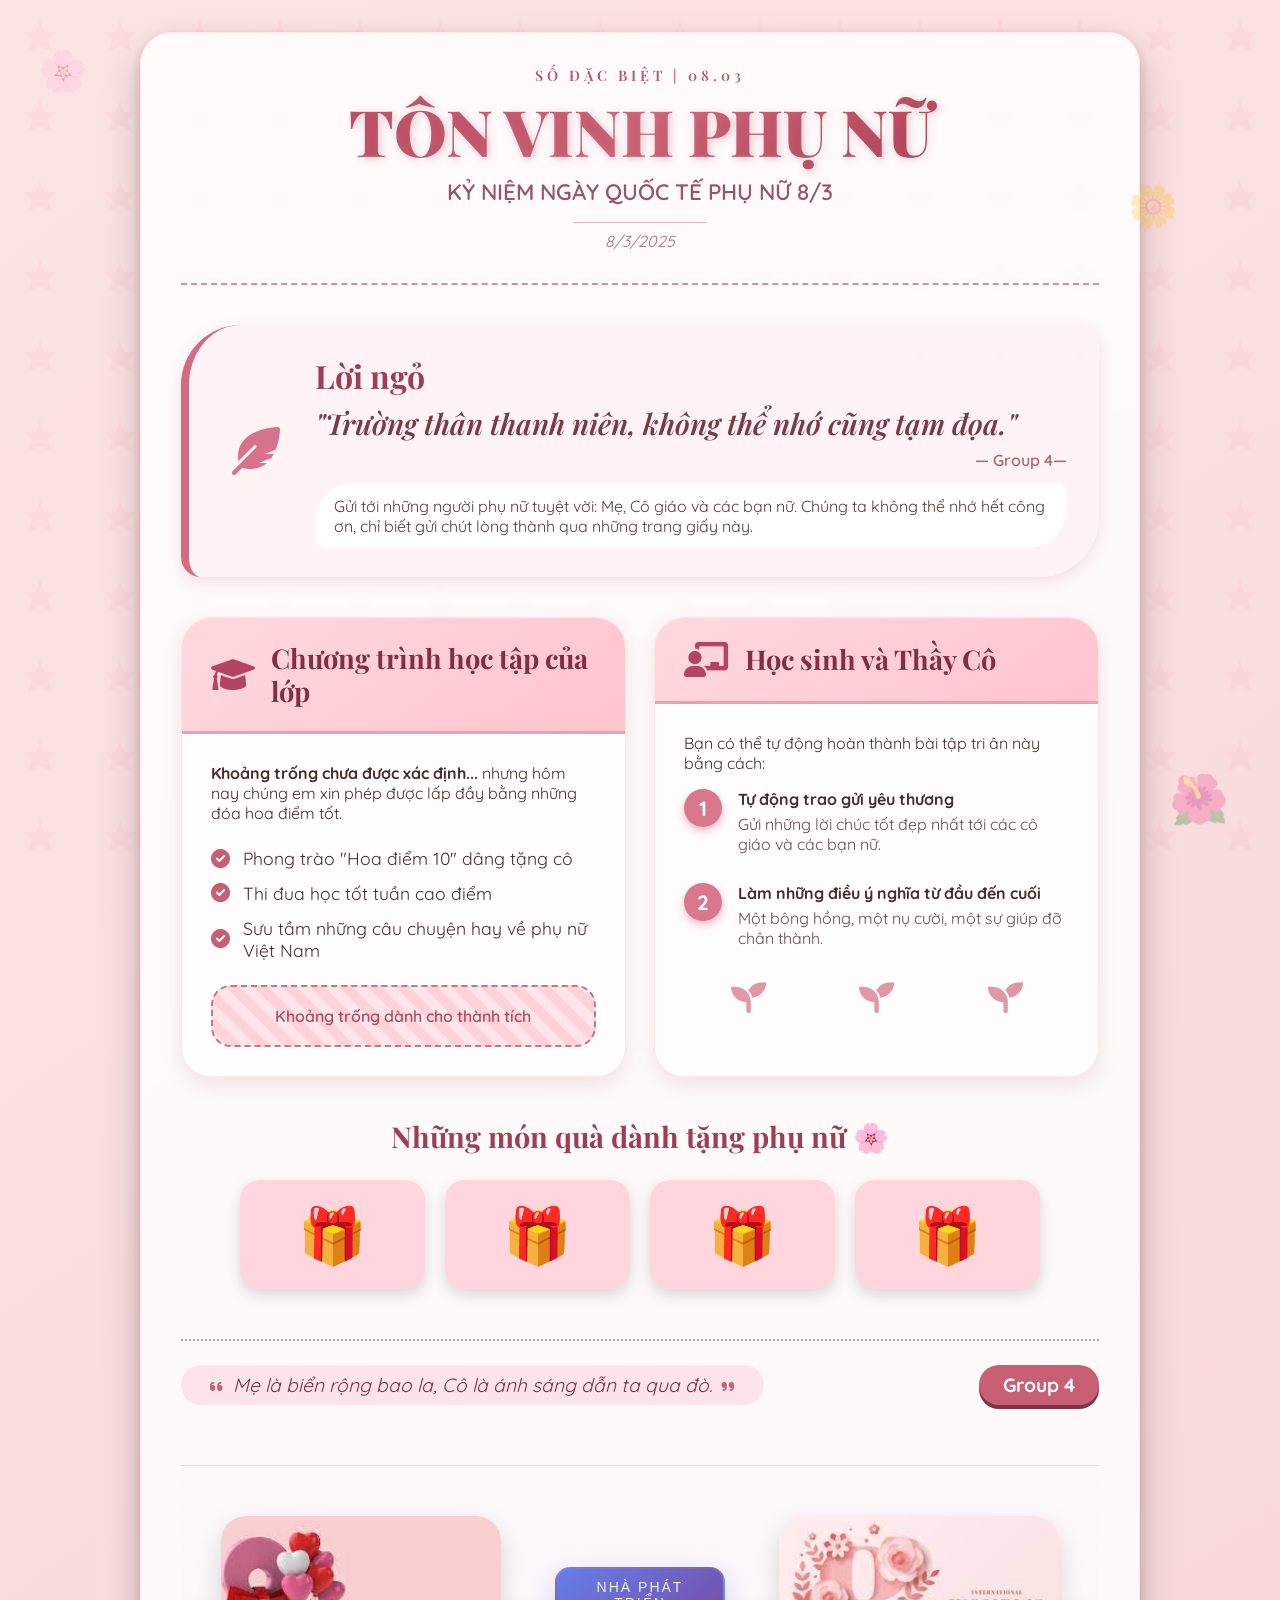
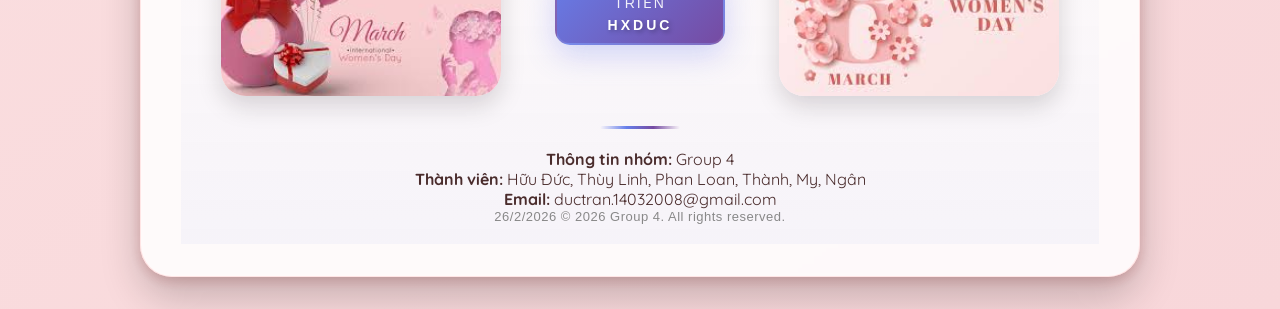
<file: index.html>
<!DOCTYPE html>
<html lang="vi">
<head>
    <meta charset="UTF-8">
    <meta name="viewport" content="width=device-width, initial-scale=1.0">
    <title>Báo tường 8/3 - Tri ân phụ nữ</title>
    <link rel="stylesheet" href="style.css">
    <link rel="preconnect" href="https://fonts.googleapis.com">
    <link rel="preconnect" href="https://fonts.gstatic.com" crossorigin>
    <link href="https://fonts.googleapis.com/css2?family=Playfair+Display:wght@400;700;900&family=Quicksand:wght@300;400;600;700&display=swap" rel="stylesheet">
    <link rel="stylesheet" href="https://cdnjs.cloudflare.com/ajax/libs/font-awesome/6.0.0-beta3/css/all.min.css">
</head>
<body>
    <div class="flower-bg"></div>
    <div class="newspaper">
        <header class="paper-header">
            <div class="edition-info">SỐ ĐẶC BIỆT | 08.03</div>
            <h1 class="main-title">TÔN VINH PHỤ NỮ</h1>
            <p class="sub-title">KỶ NIỆM NGÀY QUỐC TẾ PHỤ NỮ 8/3</p>
            <div class="date-line">8/3/2025</div>
        </header>
        <section class="quote-section">
            <div class="quote-icon"><i class="fas fa-feather-alt"></i></div>
            <div class="quote-content">
                <h2>Lời ngỏ</h2>
                <p class="main-quote">"Trường thân thanh niên, không thể nhớ cũng tạm đọa."</p>
                <p class="quote-author">— Group 4—</p>
                <p class="quote-meaning">Gửi tới những người phụ nữ tuyệt vời: Mẹ, Cô giáo và các bạn nữ. Chúng ta không thể nhớ hết công ơn, chỉ biết gửi chút lòng thành qua những trang giấy này.</p>
            </div>
        </section>
        <div class="main-content-grid">
            <article class="content-card study-program">
                <div class="card-header">
                    <i class="fas fa-graduation-cap"></i>
                    <h2>Chương trình học tập của lớp</h2>
                </div>
                <div class="card-body">
                    <p><strong>Khoảng trống chưa được xác định...</strong> nhưng hôm nay chúng em xin phép được lấp đầy bằng những đóa hoa điểm tốt.</p>
                    <ul class="study-list">
                        <li><i class="fas fa-check-circle"></i> Phong trào "Hoa điểm 10" dâng tặng cô</li>
                        <li><i class="fas fa-check-circle"></i> Thi đua học tốt tuần cao điểm</li>
                        <li><i class="fas fa-check-circle"></i> Sưu tầm những câu chuyện hay về phụ nữ Việt Nam</li>
                    </ul>
                    <div class="empty-space-placeholder">
                        <span>Khoảng trống dành cho thành tích</span>
                    </div>
                </div>
            </article>
            <article class="content-card teacher-student">
                <div class="card-header">
                    <i class="fas fa-chalkboard-teacher"></i>
                    <h2>Học sinh và Thầy Cô</h2>
                </div>
                <div class="card-body">
                    <p>Bạn có thể tự động hoàn thành bài tập tri ân này bằng cách:</p>
                    <ol class="action-list">
                        <li>
                            <span class="step-number">1</span>
                            <div class="step-content">
                                <strong>Tự động trao gửi yêu thương</strong>
                                <p>Gửi những lời chúc tốt đẹp nhất tới các cô giáo và các bạn nữ.</p>
                            </div>
                        </li>
                        <li>
                            <span class="step-number">2</span>
                            <div class="step-content">
                                <strong>Làm những điều ý nghĩa từ đầu đến cuối</strong>
                                <p>Một bông hồng, một nụ cười, một sự giúp đỡ chân thành.</p>
                            </div>
                        </li>
                    </ol>
                    <div class="flower-illustration">
                        <i class="fas fa-seedling"></i>
                        <i class="fas fa-seedling"></i>
                        <i class="fas fa-seedling"></i>
                    </div>
                </div>
            </article>
        </div>

        <section class="gift-section">

        <h2 class="gift-title">Những món quà dành tặng phụ nữ 🌸</h2>

    <div class="gift-container">

    <div class="gift-item">
    <input type="checkbox" id="gift1">
    <label for="gift1" class="gift-box">🎁</label>
    <div class="gift-quote">
    "Phụ nữ giống như những bông hoa — họ làm cho thế giới trở nên dịu dàng và rực rỡ hơn."
    </div>
    </div>

    <div class="gift-item">
    <input type="checkbox" id="gift2">
    <label for="gift2" class="gift-box">🎁</label>
    <div class="gift-quote">
    "Mẹ và cô giáo là hai người phụ nữ tuyệt vời nhất – một người cho ta cuộc sống, một người cho ta tri thức."
    </div>
    </div>

    <div class="gift-item">
    <input type="checkbox" id="gift3">
    <label for="gift3" class="gift-box">🎁</label>
    <div class="gift-quote">
    "Ở đâu có phụ nữ, ở đó có yêu thương, hy vọng và sức mạnh."
    </div>
    </div>

    <div class="gift-item">
    <input type="checkbox" id="gift4">
    <label for="gift4" class="gift-box">🎁</label>
    <div class="gift-quote">
    "Người phụ nữ có thể dịu dàng như hoa, nhưng mạnh mẽ như cả mùa xuân."
    </div>
    </div>

    </div>

    </section>

        <footer class="paper-footer">
            <div class="poetry-line">
                <i class="fas fa-quote-left"></i> Mẹ là biển rộng bao la, Cô là ánh sáng dẫn ta qua đò. <i class="fas fa-quote-right"></i>
            </div>
            <div class="class-signature">Group 4</div>
        </footer>
        <footer class="developer-footer">
    <div class="developer-section">

        <img src="image1.jpg" class="footer-img" alt="8 March">

        <a href="https://www.facebook.com/fmitdcbimlb" 
           class="developer-button" 
           target="_blank" 
           rel="noopener noreferrer">
           
            <span class="dev-label">Nhà phát triển</span>
            <span class="cofounder-label">hxduc</span>
        </a>

        <img src="image2.jpg" class="footer-img" alt="Women's Day">
    </div>

    <div class="footer-line"></div>

    <div class="group-info">
        <p><strong>Thông tin nhóm:</strong> Group 4</p>
        <p><strong>Thành viên:</strong> Hữu Đức, Thùy Linh, Phan Loan, Thành, My, Ngân</p>
        <p><strong>Email:</strong> ductran.14032008@gmail.com</p>
    </div>

    <p class="copyright-text">
        26/2/2026
        <t></t>
        © 2026 Group 4. All rights reserved.
    </p>
</footer>
    </div>
    <div class="decor-flower flower-1">🌸</div>
    <div class="decor-flower flower-2">🌺</div>
    <div class="decor-flower flower-3">🌼</div>

    
</body>
</html>
</file>
<file: style.css>
* {
    margin: 0;
    padding: 0;
    box-sizing: border-box;
}

body {
    font-family: 'Quicksand', sans-serif;
    background: linear-gradient(145deg, #fce4e4 0%, #f8d7da 100%);
    min-height: 100vh;
    display: flex;
    justify-content: center;
    align-items: center;
    padding: 2rem 1rem;
    position: relative;
    overflow-x: hidden;
    color: #4a2c2c;
}
.flower-bg {
    position: fixed;
    top: 0;
    left: 0;
    width: 100%;
    height: 100%;
    background-image: url('data:image/svg+xml;utf8,<svg xmlns="http://www.w3.org/2000/svg" viewBox="0 0 100 100" opacity="0.1"><path fill="%23ff9a9e" d="M50,25 L55,40 L70,40 L60,50 L65,65 L50,57 L35,65 L40,50 L30,40 L45,40 Z"/></svg>');
    background-size: 80px 80px;
    background-repeat: repeat;
    pointer-events: none;
    z-index: 0;
}
.newspaper {
    position: relative;
    z-index: 10;
    max-width: 1000px;
    width: 100%;
    background: rgba(255, 255, 255, 0.85);
    backdrop-filter: blur(2px);
    box-shadow: 0 20px 40px rgba(0, 0, 0, 0.2), 0 4px 12px rgba(150, 40, 40, 0.2);
    border-radius: 32px;
    padding: 2rem 2.5rem;
    border: 1px solid rgba(255, 215, 215, 0.6);
    transition: all 0.3s ease;
}
.paper-header {
    text-align: center;
    margin-bottom: 2.5rem;
    border-bottom: 2px dashed #d88c9e;
    padding-bottom: 1.5rem;
    position: relative;
}
.edition-info {
    font-family: 'Playfair Display', serif;
    font-weight: 600;
    letter-spacing: 4px;
    color: #b3586b;
    font-size: 0.9rem;
    margin-bottom: 0.5rem;
}

.main-title {
    font-family: 'Playfair Display', serif;
    font-weight: 900;
    font-size: 4rem;
    background: linear-gradient(135deg, #b3415c, #d46b7e, #a6324b);
    -webkit-background-clip: text;
    -webkit-text-fill-color: transparent;
    background-clip: text;
    text-shadow: 2px 2px 8px rgba(170, 70, 90, 0.3);
    line-height: 1.2;
}

.sub-title {
    font-size: 1.4rem;
    font-weight: 600;
    color: #995566;
    margin: 0.5rem 0 0.25rem;
}

.date-line {
    font-style: italic;
    color: #ac6c7a;
    border-top: 1px solid #e3b8c0;
    display: inline-block;
    padding: 0.5rem 2rem;
    margin-top: 0.75rem;
}

.quote-section {
    display: flex;
    background: rgba(255, 240, 242, 0.7);
    border-radius: 60px 20px 60px 20px;
    padding: 1.8rem 2rem;
    margin-bottom: 2.5rem;
    border-left: 8px solid #d36b82;
    box-shadow: 0 5px 15px rgba(190, 100, 120, 0.2);
    align-items: center;
    gap: 1.5rem;
}

.quote-icon {
    font-size: 3rem;
    color: #d6728c;
    min-width: 70px;
    text-align: center;
}

.quote-content h2 {
    font-family: 'Playfair Display', serif;
    font-weight: 700;
    color: #9e3d54;
    font-size: 2rem;
    margin-bottom: 0.5rem;
}

.main-quote {
    font-size: 1.8rem;
    font-style: italic;
    font-weight: 600;
    color: #7a3b48;
    line-height: 1.3;
    margin-bottom: 0.5rem;
    font-family: 'Playfair Display', serif;
}

.quote-author {
    text-align: right;
    font-weight: 600;
    color: #b16474;
    margin-bottom: 0.8rem;
}

.quote-meaning {
    font-size: 1rem;
    background: white;
    padding: 0.8rem 1.2rem;
    border-radius: 40px 10px 40px 10px;
    color: #5e3a3a;
}
.main-content-grid {
    display: grid;
    grid-template-columns: 1fr 1fr;
    gap: 1.8rem;
    margin-bottom: 2.5rem;
}

.content-card {
    background: rgba(255, 255, 255, 0.6);
    border-radius: 30px;
    overflow: hidden;
    box-shadow: 0 8px 20px rgba(150, 80, 90, 0.15);
    transition: transform 0.3s ease;
    border: 1px solid #ffe3e7;
}

.content-card:hover {
    transform: translateY(-6px);
}

.card-header {
    background: linear-gradient(145deg, #ffd9df, #ffc4ce);
    padding: 1.5rem 1.8rem;
    display: flex;
    align-items: center;
    gap: 1rem;
    border-bottom: 3px solid #e7a1b0;
}

.card-header i {
    font-size: 2.2rem;
    color: #b34560;
    width: 45px;
}

.card-header h2 {
    font-family: 'Playfair Display', serif;
    font-size: 1.7rem;
    font-weight: 700;
    color: #822f43;
    line-height: 1.2;
}

.card-body {
    padding: 1.8rem;
}

.study-list {
    list-style: none;
    margin: 1.5rem 0;
}

.study-list li {
    margin-bottom: 0.8rem;
    display: flex;
    align-items: center;
    gap: 0.8rem;
    font-size: 1.1rem;
}

.study-list i {
    color: #c95f74;
    font-size: 1.2rem;
}

.empty-space-placeholder {
    background: repeating-linear-gradient(45deg, #ffe4e9, #ffe4e9 10px, #ffd2da 10px, #ffd2da 20px);
    padding: 1.2rem;
    text-align: center;
    border-radius: 20px;
    font-weight: 600;
    color: #ac4d62;
    border: 2px dashed #c07989;
    margin-top: 1rem;
}

.action-list {
    list-style: none;
    margin: 1rem 0 2rem;
}

.action-list li {
    display: flex;
    align-items: flex-start;
    gap: 1rem;
    margin-bottom: 1.8rem;
}

.step-number {
    background: #d9778c;
    color: white;
    width: 38px;
    height: 38px;
    font-size: 1.3rem;
    font-weight: bold;
    display: flex;
    align-items: center;
    justify-content: center;
    border-radius: 50%;
    box-shadow: 0 4px 8px #d9778c80;
    flex-shrink: 0;
}

.step-content p {
    margin-top: 0.3rem;
    color: #6b4a4a;
}

.flower-illustration {
    display: flex;
    justify-content: space-around;
    font-size: 2.2rem;
    color: #d46b80;
    margin: 1rem 0 0.5rem;
    opacity: 0.7;
}

.paper-footer {
    margin-top: 1.5rem;
    padding-top: 1.5rem;
    border-top: 2px dotted #d197a5;
    display: flex;
    justify-content: space-between;
    align-items: center;
    flex-wrap: wrap;
}

.poetry-line {
    font-size: 1.2rem;
    font-style: italic;
    background: #fce4e8;
    padding: 0.5rem 1.5rem;
    border-radius: 40px;
    color: #822f43;
}

.poetry-line i {
    color: #c95f74;
    margin: 0 0.3rem;
    font-size: 0.9rem;
}

.class-signature {
    font-weight: 700;
    font-size: 1.2rem;
    background: #c95f74;
    color: white;
    padding: 0.5rem 1.5rem;
    border-radius: 50px;
    box-shadow: 0 4px 0 #7f3545;
}

.decor-flower {
    position: fixed;
    font-size: 2.5rem;
    z-index: 20;
    pointer-events: none;
    opacity: 0.3;
    animation: float 6s infinite ease-in-out;
}

.flower-1 { top: 5%; left: 3%; animation-delay: 0s; }
.flower-2 { bottom: 8%; right: 4%; animation-delay: 1.5s; font-size: 3rem; }
.flower-3 { top: 20%; right: 8%; animation-delay: 3s; opacity: 0.25; }

@keyframes float {
    0% { transform: translateY(0px) rotate(0deg); }
    50% { transform: translateY(-20px) rotate(5deg); }
    100% { transform: translateY(0px) rotate(0deg); }
}

@media (max-width: 700px) {
    .newspaper {
        padding: 1.5rem;
    }
    .main-title {
        font-size: 2.5rem;
    }
    .main-content-grid {
        grid-template-columns: 1fr;
    }
    .quote-section {
        flex-direction: column;
        text-align: center;
    }
    .main-quote {
        font-size: 1.4rem;
    }
    .paper-footer {
        flex-direction: column;
        gap: 1rem;
        text-align: center;
    }
}

/* CSS cho phần cuối trang - Nhà phát triển */
.developer-footer {
    width: 100%;
    margin-top: 60px;
    padding: 30px 0 20px 0;
    text-align: center;
    background: linear-gradient(to bottom, transparent, rgba(102, 126, 234, 0.05));
    border-top: 1px solid rgba(102, 126, 234, 0.2);
}

.developer-section {
    text-align: center;
    margin-bottom: 30px;
}

.developer-button {
    display: inline-flex;
    flex-direction: column;
    align-items: center;
    justify-content: center;
    text-decoration: none;
    padding: 18px 50px;
    background: linear-gradient(135deg, #667eea 0%, #764ba2 100%);
    border-radius: 15px;
    transition: all 0.3s ease;
    box-shadow: 0 10px 30px rgba(102, 126, 234, 0.3);
    border: 2px solid rgba(255, 255, 255, 0.1);
    margin: 0 auto;
    max-width: 300px;
}

.developer-button:hover {
    transform: translateY(-5px);
    box-shadow: 0 15px 40px rgba(102, 126, 234, 0.4);
    background: linear-gradient(135deg, #764ba2 0%, #667eea 100%);
}

.developer-button:active {
    transform: translateY(0);
}

.dev-label {
    color: rgba(255, 255, 255, 0.9);
    font-size: 14px;
    font-weight: 400;
    letter-spacing: 2px;
    text-transform: uppercase;
    margin-bottom: 6px;
    font-family: Arial, sans-serif;
}

.cofounder-label {
    color: white;
    font-size: 24px;
    font-weight: 800;
    letter-spacing: 3px;
    text-transform: uppercase;
    text-shadow: 2px 2px 4px rgba(0, 0, 0, 0.3);
    font-family: Arial, sans-serif;
    line-height: 1.2;
}

.footer-line {
    width: 80px;
    height: 3px;
    background: linear-gradient(90deg, transparent, #667eea, #764ba2, transparent);
    margin: 20px auto;
    border-radius: 3px;
}

.copyright-text {
    color: #888;
    font-size: 13px;
    letter-spacing: 0.5px;
    font-family: Arial, sans-serif;
}

@media (max-width: 768px) {
    .developer-button {
        padding: 15px 40px;
        max-width: 250px;
    }
    
    .dev-label {
        font-size: 12px;
        letter-spacing: 1.5px;
    }
    
    .cofounder-label {
        font-size: 20px;
        letter-spacing: 2px;
    }
    
    .copyright-text {
        font-size: 11px;
    }
}
.developer-button {
    padding: 10px 22px;
    max-width: 170px;
}

.cofounder-label {
    font-size: 14px;
}
.developer-section {
    display: flex;
    justify-content: space-between;   /* dàn đều 3 phần */
    align-items: center;
    gap: 30px;
    margin: 20px 0 30px 0;
    padding: 0 40px;  /* tạo khoảng cách 2 bên */
}

.footer-img {
    width: 280px;          /* TĂNG SIZE */
    height: 180px;         /* giữ khung cân đối */
    object-fit: cover;     /* không méo ảnh */
    border-radius: 25px;
    box-shadow: 0 10px 25px rgba(0,0,0,0.15);
    transition: 0.3s ease;
}

.footer-img:hover {
    transform: scale(1.05);
}
.gift-section{
text-align:center;
margin:40px 0;
}

.gift-title{
font-family:'Playfair Display',serif;
font-size:1.8rem;
margin-bottom:25px;
color:#9e3d54;
}

.gift-container{
display:grid;
grid-template-columns:repeat(4,1fr);
gap:20px;
max-width:800px;
margin:auto;
}

.gift-item{
position:relative;
}

.gift-item input{
display:none;
}

.gift-box{
font-size:55px;
display:block;
cursor:pointer;
background:#ffd6de;
padding:20px;
border-radius:20px;
transition:0.3s;
box-shadow:0 6px 15px rgba(0,0,0,0.15);
}

.gift-box:hover{
transform:scale(1.15) rotate(-5deg);
background:#ffc2cd;
}

.gift-quote{
opacity:0;
max-height:0;
overflow:hidden;
transition:0.4s;
margin-top:10px;
background:#fff0f3;
padding:0 10px;
border-radius:15px;
font-style:italic;
color:#7a3b48;
}

.gift-item input:checked ~ .gift-quote{
opacity:1;
max-height:200px;
padding:15px;
}
</file>
